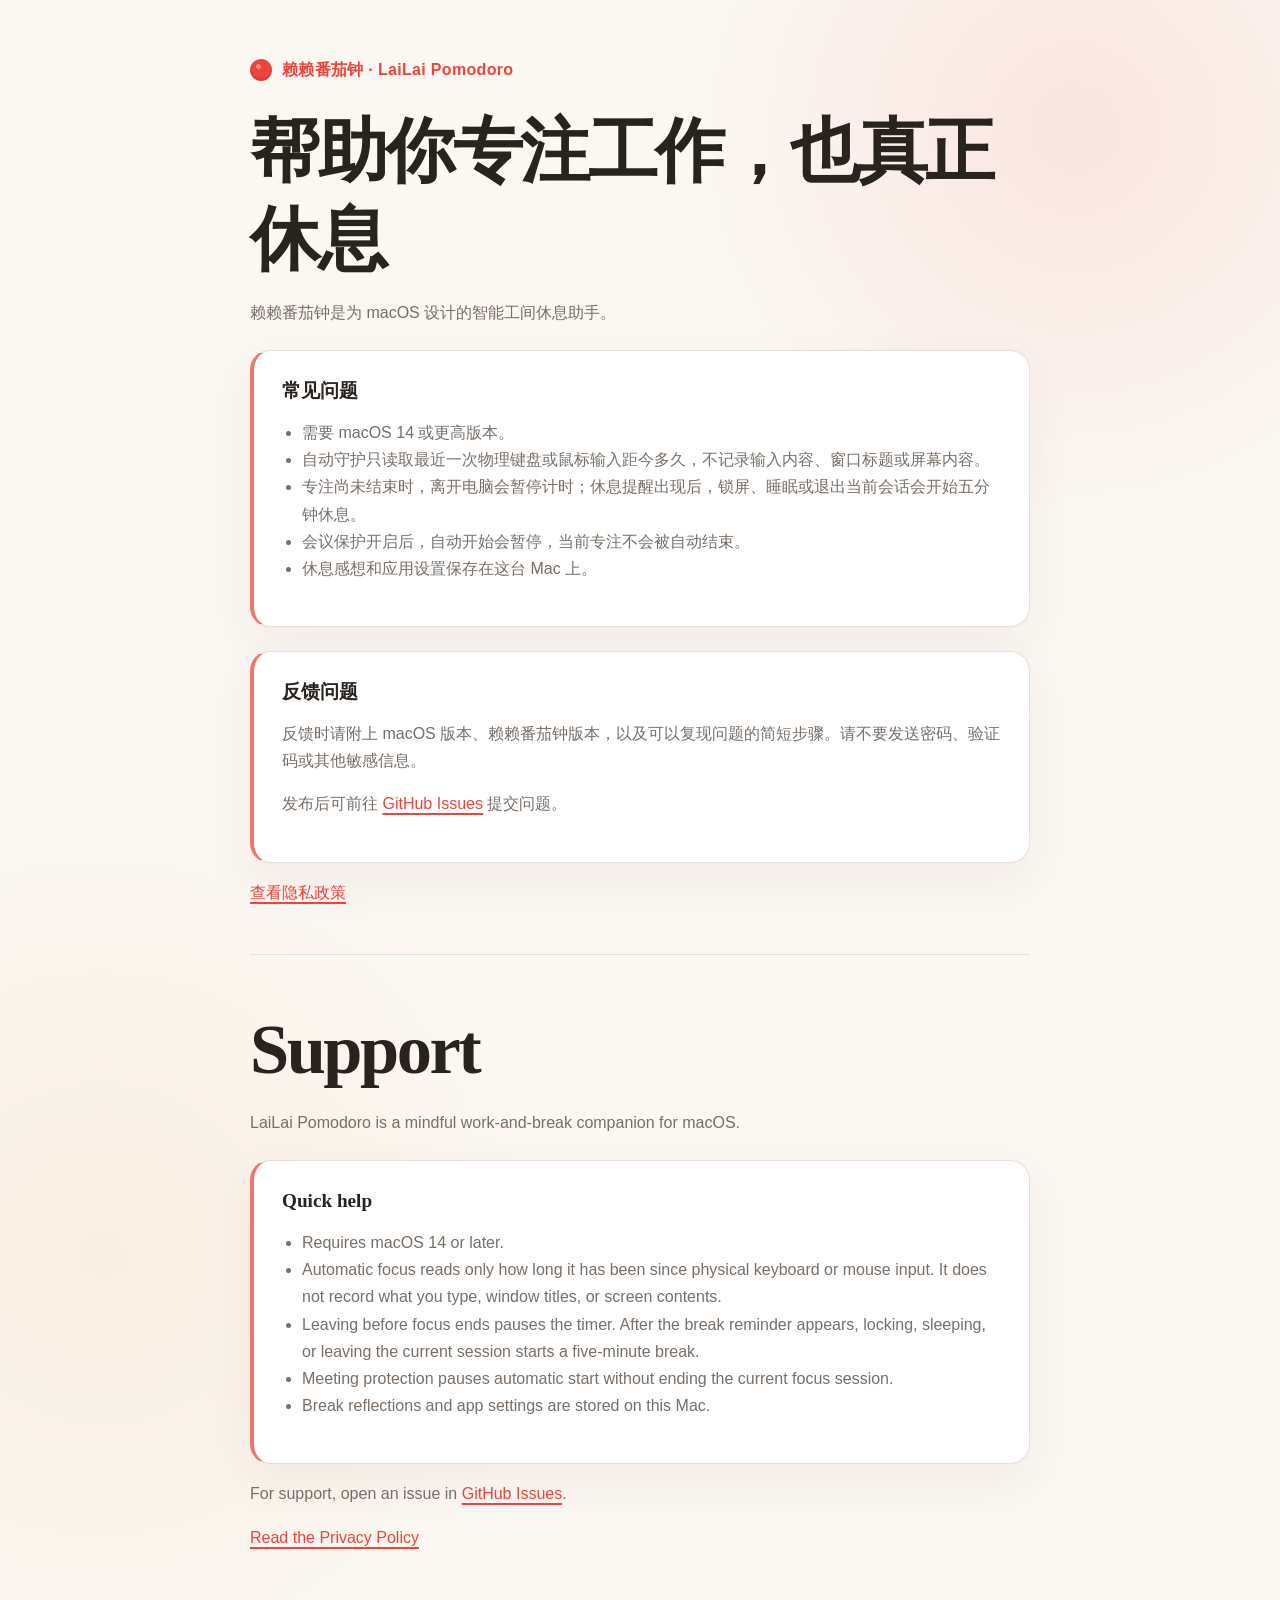
<file: index.html>
<!doctype html>
<html lang="zh-Hans">
<head>
  <meta charset="utf-8">
  <meta name="viewport" content="width=device-width, initial-scale=1">
  <title>赖赖番茄钟支持 / LaiLai Pomodoro Support</title>
  <link rel="stylesheet" href="styles.css">
</head>
<body>
  <main>
    <div class="brand">赖赖番茄钟 · LaiLai Pomodoro</div>
    <h1>帮助你专注工作，也真正休息</h1>
    <p>赖赖番茄钟是为 macOS 设计的智能工间休息助手。</p>

    <section class="card">
      <h2>常见问题</h2>
      <ul>
        <li>需要 macOS 14 或更高版本。</li>
        <li>自动守护只读取最近一次物理键盘或鼠标输入距今多久，不记录输入内容、窗口标题或屏幕内容。</li>
        <li>专注尚未结束时，离开电脑会暂停计时；休息提醒出现后，锁屏、睡眠或退出当前会话会开始五分钟休息。</li>
        <li>会议保护开启后，自动开始会暂停，当前专注不会被自动结束。</li>
        <li>休息感想和应用设置保存在这台 Mac 上。</li>
      </ul>
    </section>

    <section class="card">
      <h2>反馈问题</h2>
      <p>反馈时请附上 macOS 版本、赖赖番茄钟版本，以及可以复现问题的简短步骤。请不要发送密码、验证码或其他敏感信息。</p>
      <p>发布后可前往 <a href="https://github.com/fengqve/lailai-support/issues">GitHub Issues</a> 提交问题。</p>
    </section>

    <p><a href="privacy.html">查看隐私政策</a></p>

    <div class="language" lang="en">
      <h1>Support</h1>
      <p>LaiLai Pomodoro is a mindful work-and-break companion for macOS.</p>
      <section class="card">
        <h2>Quick help</h2>
        <ul>
          <li>Requires macOS 14 or later.</li>
          <li>Automatic focus reads only how long it has been since physical keyboard or mouse input. It does not record what you type, window titles, or screen contents.</li>
          <li>Leaving before focus ends pauses the timer. After the break reminder appears, locking, sleeping, or leaving the current session starts a five-minute break.</li>
          <li>Meeting protection pauses automatic start without ending the current focus session.</li>
          <li>Break reflections and app settings are stored on this Mac.</li>
        </ul>
      </section>
      <p>For support, open an issue in <a href="https://github.com/fengqve/lailai-support/issues">GitHub Issues</a>.</p>
      <p><a href="privacy.html">Read the Privacy Policy</a></p>
    </div>
  </main>
</body>
</html>
</file>
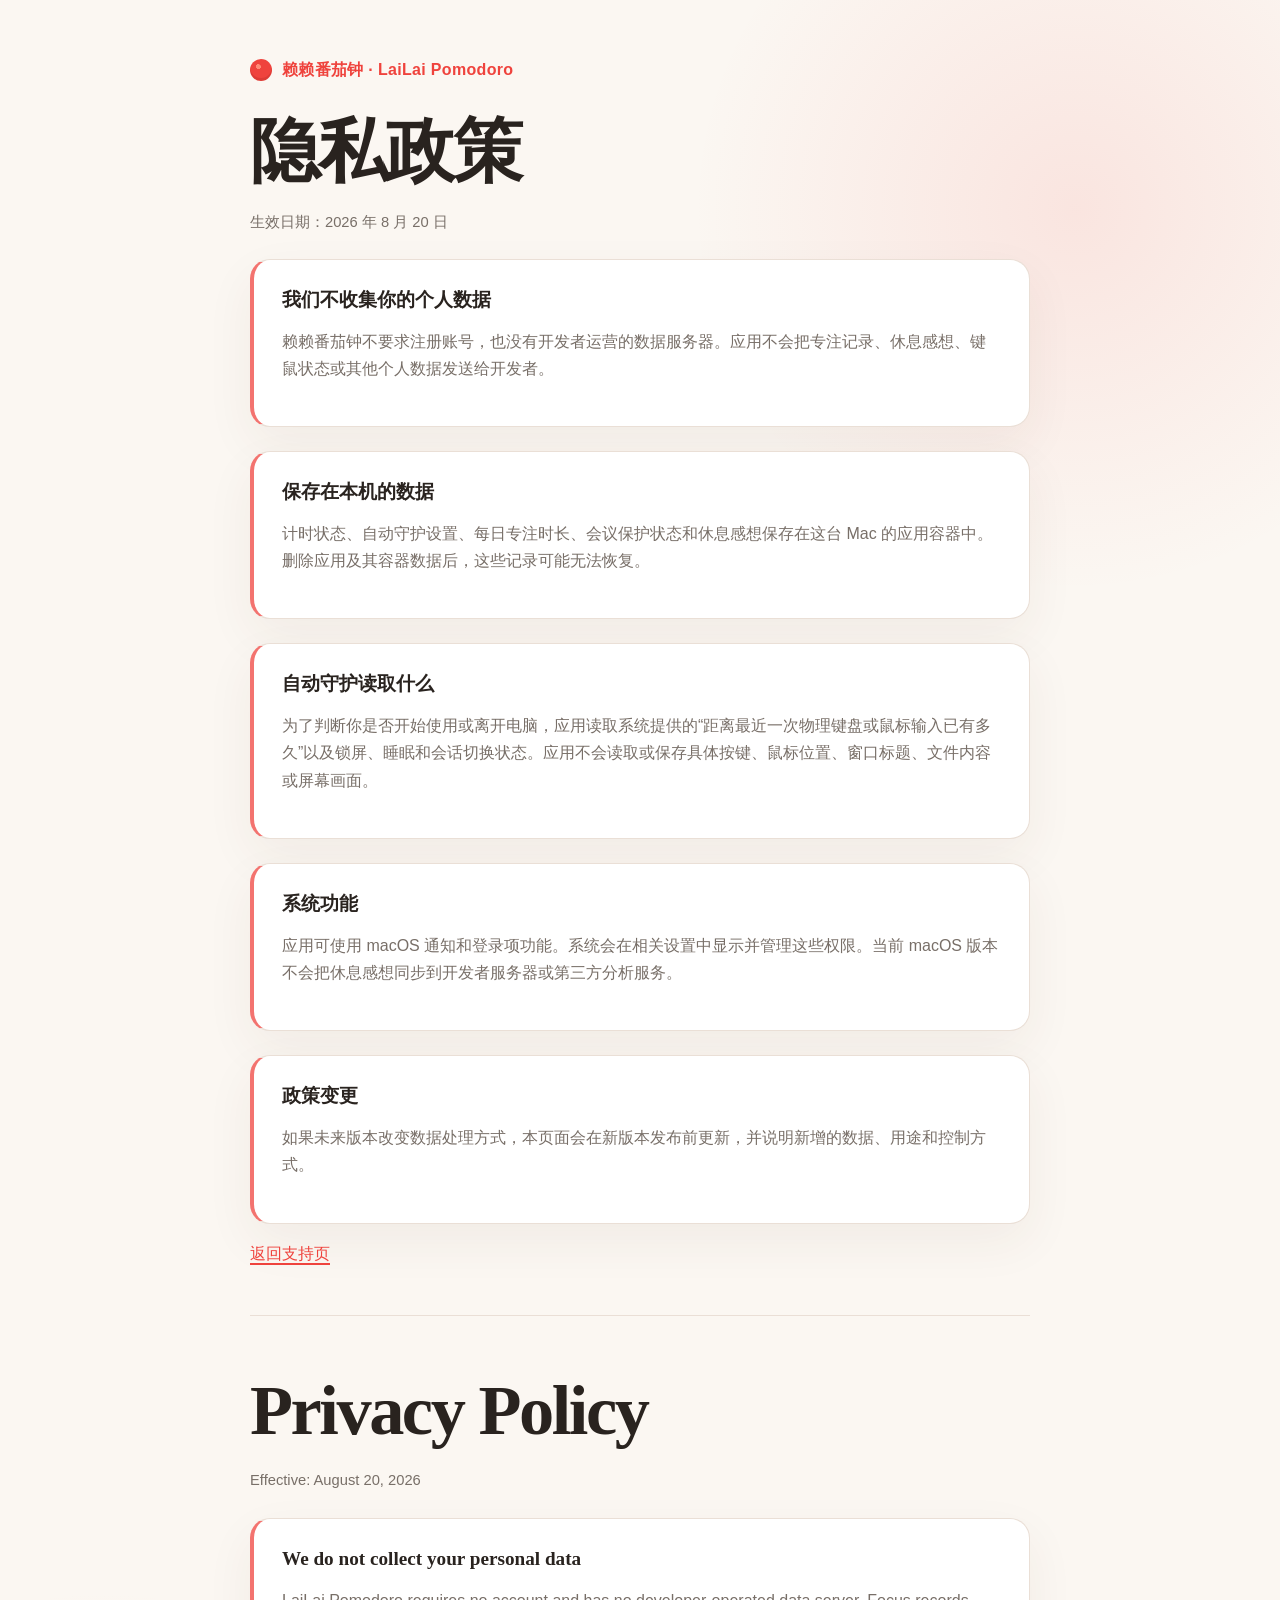
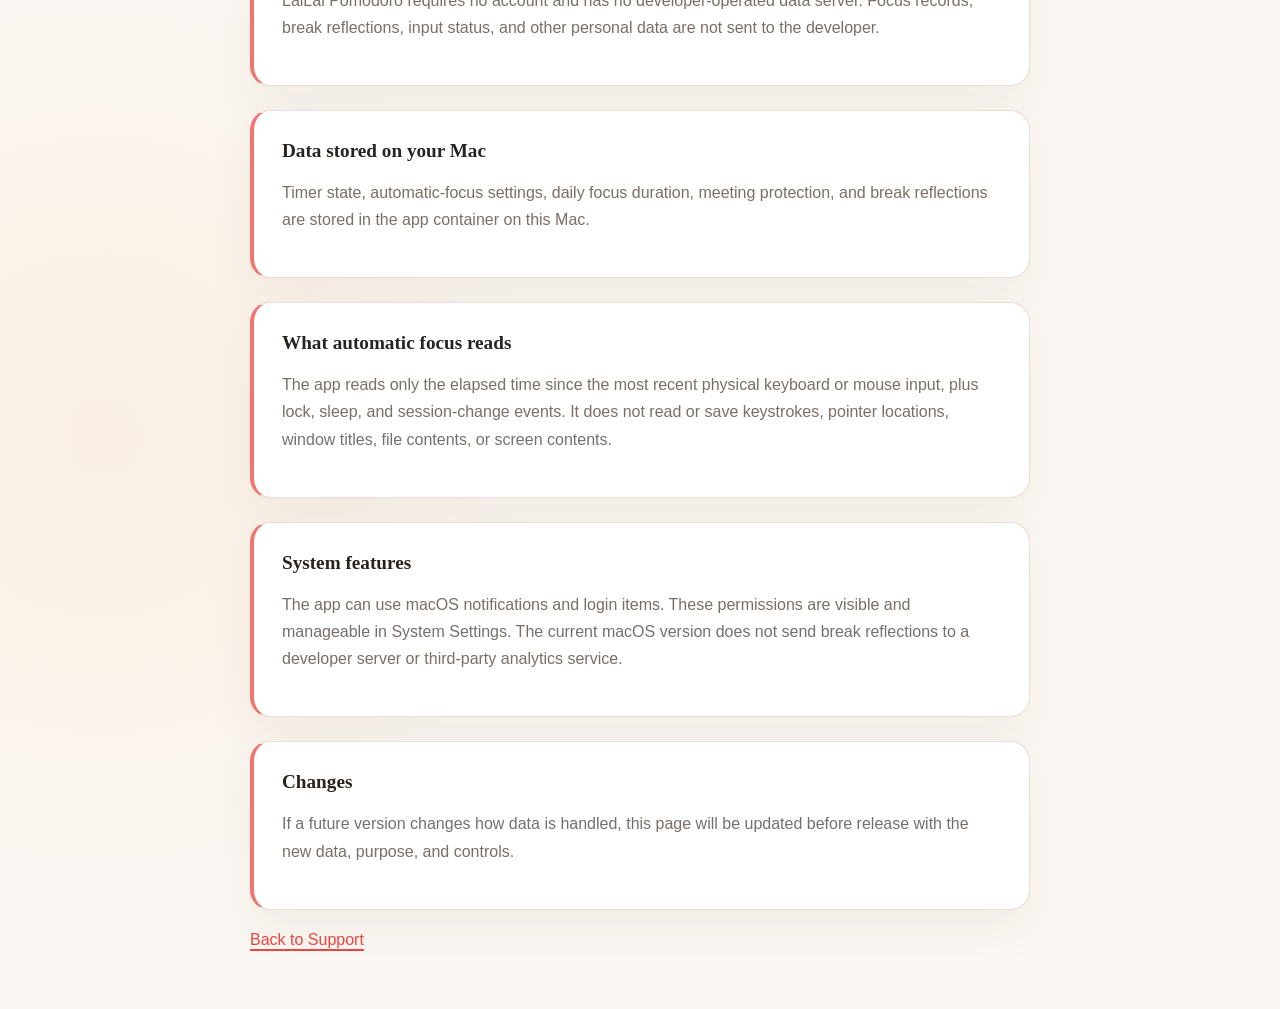
<file: privacy.html>
<!doctype html>
<html lang="zh-Hans">
<head>
  <meta charset="utf-8">
  <meta name="viewport" content="width=device-width, initial-scale=1">
  <title>赖赖番茄钟隐私政策 / LaiLai Pomodoro Privacy Policy</title>
  <link rel="stylesheet" href="styles.css">
</head>
<body>
  <main>
    <div class="brand">赖赖番茄钟 · LaiLai Pomodoro</div>
    <h1>隐私政策</h1>
    <p class="meta">生效日期：2026 年 8 月 20 日</p>

    <section class="card">
      <h2>我们不收集你的个人数据</h2>
      <p>赖赖番茄钟不要求注册账号，也没有开发者运营的数据服务器。应用不会把专注记录、休息感想、键鼠状态或其他个人数据发送给开发者。</p>
    </section>

    <section class="card">
      <h2>保存在本机的数据</h2>
      <p>计时状态、自动守护设置、每日专注时长、会议保护状态和休息感想保存在这台 Mac 的应用容器中。删除应用及其容器数据后，这些记录可能无法恢复。</p>
    </section>

    <section class="card">
      <h2>自动守护读取什么</h2>
      <p>为了判断你是否开始使用或离开电脑，应用读取系统提供的“距离最近一次物理键盘或鼠标输入已有多久”以及锁屏、睡眠和会话切换状态。应用不会读取或保存具体按键、鼠标位置、窗口标题、文件内容或屏幕画面。</p>
    </section>

    <section class="card">
      <h2>系统功能</h2>
      <p>应用可使用 macOS 通知和登录项功能。系统会在相关设置中显示并管理这些权限。当前 macOS 版本不会把休息感想同步到开发者服务器或第三方分析服务。</p>
    </section>

    <section class="card">
      <h2>政策变更</h2>
      <p>如果未来版本改变数据处理方式，本页面会在新版本发布前更新，并说明新增的数据、用途和控制方式。</p>
    </section>

    <p><a href="index.html">返回支持页</a></p>

    <div class="language" lang="en">
      <h1>Privacy Policy</h1>
      <p class="meta">Effective: August 20, 2026</p>
      <section class="card">
        <h2>We do not collect your personal data</h2>
        <p>LaiLai Pomodoro requires no account and has no developer-operated data server. Focus records, break reflections, input status, and other personal data are not sent to the developer.</p>
      </section>
      <section class="card">
        <h2>Data stored on your Mac</h2>
        <p>Timer state, automatic-focus settings, daily focus duration, meeting protection, and break reflections are stored in the app container on this Mac.</p>
      </section>
      <section class="card">
        <h2>What automatic focus reads</h2>
        <p>The app reads only the elapsed time since the most recent physical keyboard or mouse input, plus lock, sleep, and session-change events. It does not read or save keystrokes, pointer locations, window titles, file contents, or screen contents.</p>
      </section>
      <section class="card">
        <h2>System features</h2>
        <p>The app can use macOS notifications and login items. These permissions are visible and manageable in System Settings. The current macOS version does not send break reflections to a developer server or third-party analytics service.</p>
      </section>
      <section class="card">
        <h2>Changes</h2>
        <p>If a future version changes how data is handled, this page will be updated before release with the new data, purpose, and controls.</p>
      </section>
      <p><a href="index.html">Back to Support</a></p>
    </div>
  </main>
</body>
</html>
</file>
<file: styles.css>
:root {
  color-scheme: light;
  --background: #fbf7f2;
  --surface: #ffffff;
  --text: #29231f;
  --muted: #786f68;
  --accent: #ef433d;
  --border: #eadfd6;
}

* { box-sizing: border-box; }

body {
  margin: 0;
  background:
    radial-gradient(circle at 84% 8%, rgba(239, 67, 61, 0.10), transparent 24rem),
    radial-gradient(circle at 8% 78%, rgba(236, 178, 104, 0.11), transparent 28rem),
    var(--background);
  color: var(--text);
  font-family: "Avenir Next", "PingFang SC", sans-serif;
  line-height: 1.7;
}

main {
  width: min(780px, calc(100% - 40px));
  margin: 56px auto;
}

.brand {
  display: inline-flex;
  align-items: center;
  gap: 10px;
  color: var(--accent);
  font-weight: 700;
  letter-spacing: 0.02em;
}

.brand::before {
  content: "";
  width: 22px;
  height: 22px;
  border-radius: 50%;
  background:
    radial-gradient(circle at 38% 35%, #ff8a76 0 12%, transparent 13%),
    var(--accent);
  box-shadow: inset 0 -3px 0 rgba(126, 24, 18, 0.16);
}

.card {
  margin-top: 24px;
  padding: 28px;
  background: var(--surface);
  border: 1px solid var(--border);
  border-left: 4px solid rgba(239, 67, 61, 0.74);
  border-radius: 20px;
  box-shadow: 0 18px 50px rgba(86, 55, 36, 0.06);
}

h1, h2 {
  font-family: "Iowan Old Style", "Songti SC", serif;
  line-height: 1.25;
}
h1 {
  max-width: 13em;
  margin: 18px 0 8px;
  font-size: clamp(2.2rem, 6vw, 4.4rem);
  letter-spacing: -0.035em;
}
h2 { margin-top: 0; font-size: 1.2rem; }
p, li { color: var(--muted); }
a {
  color: var(--accent);
  text-decoration-thickness: 2px;
  text-underline-offset: 4px;
}
a:hover { text-decoration-style: wavy; }
ul { padding-left: 1.25rem; }
.meta { font-size: 0.92rem; }
.language { margin-top: 48px; padding-top: 32px; border-top: 1px solid var(--border); }

@media (max-width: 560px) {
  main { margin: 28px auto; }
  .card { padding: 20px; }
}
</file>
